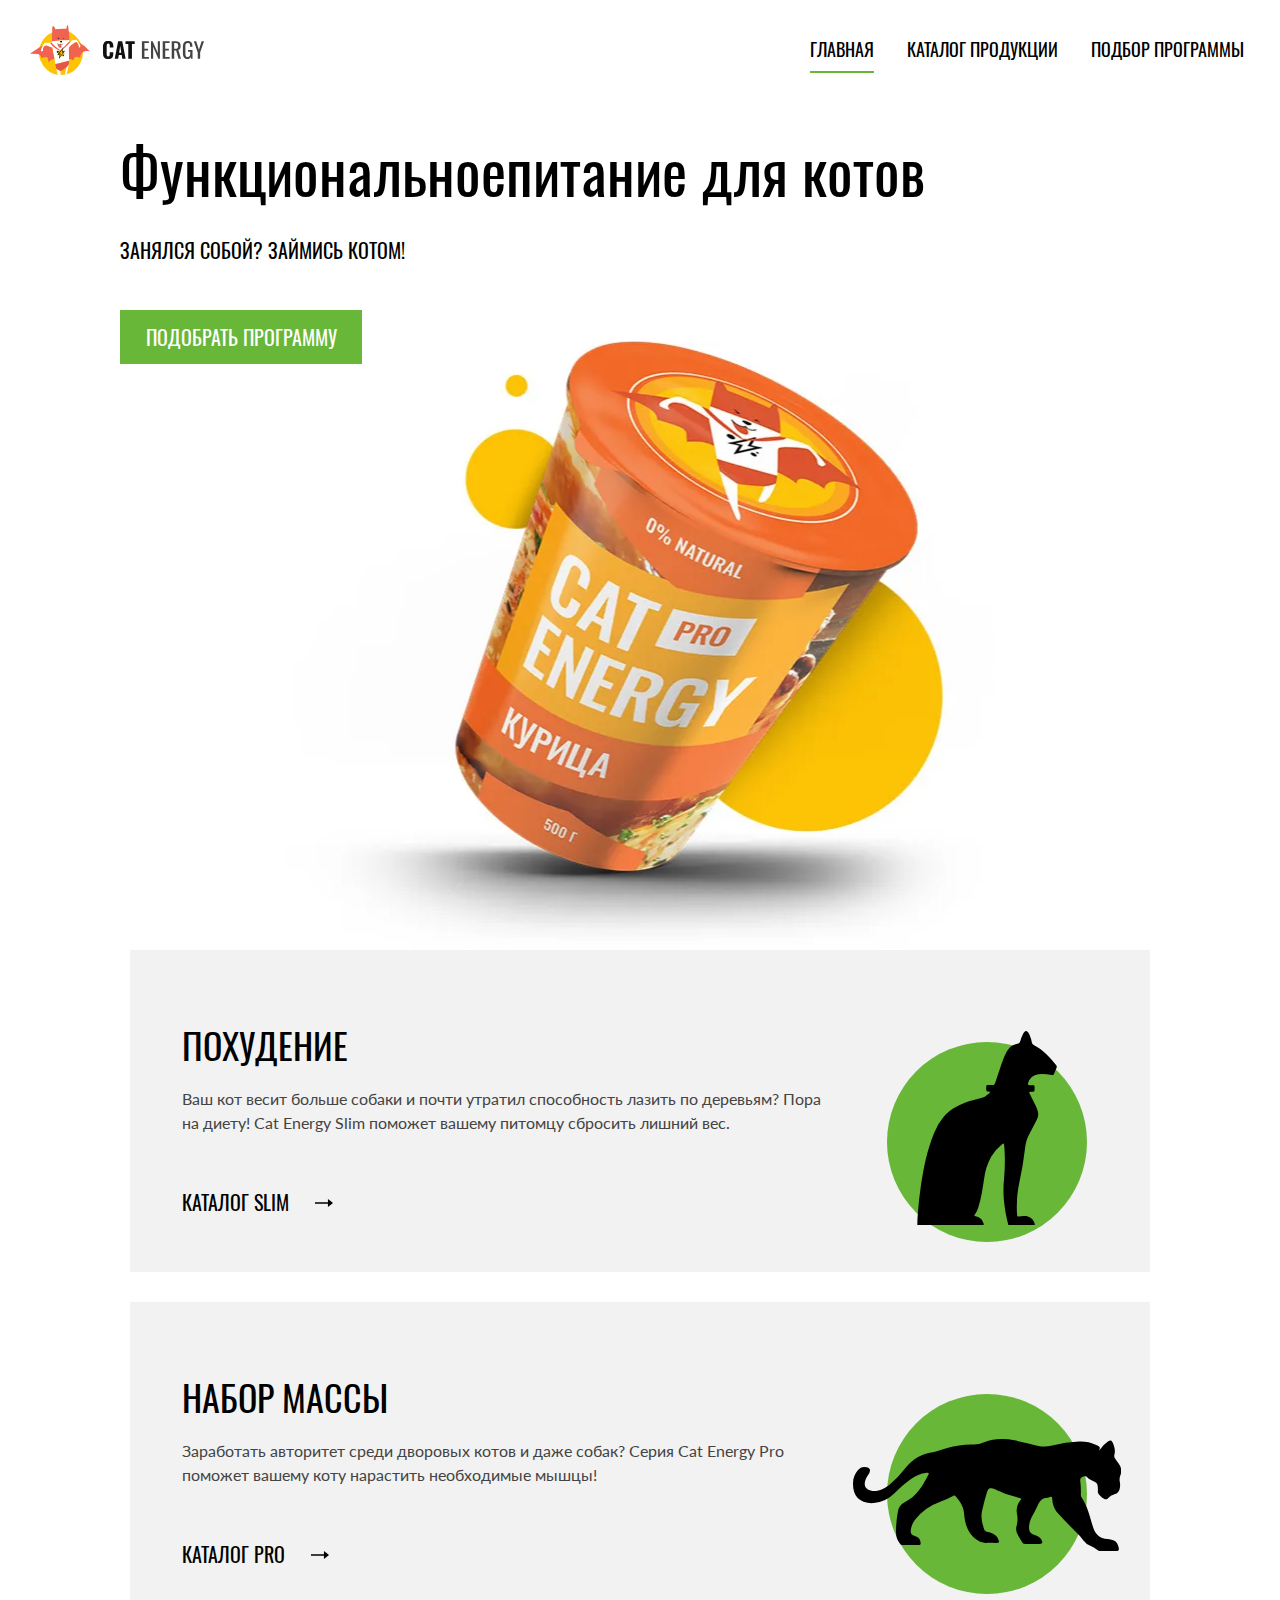
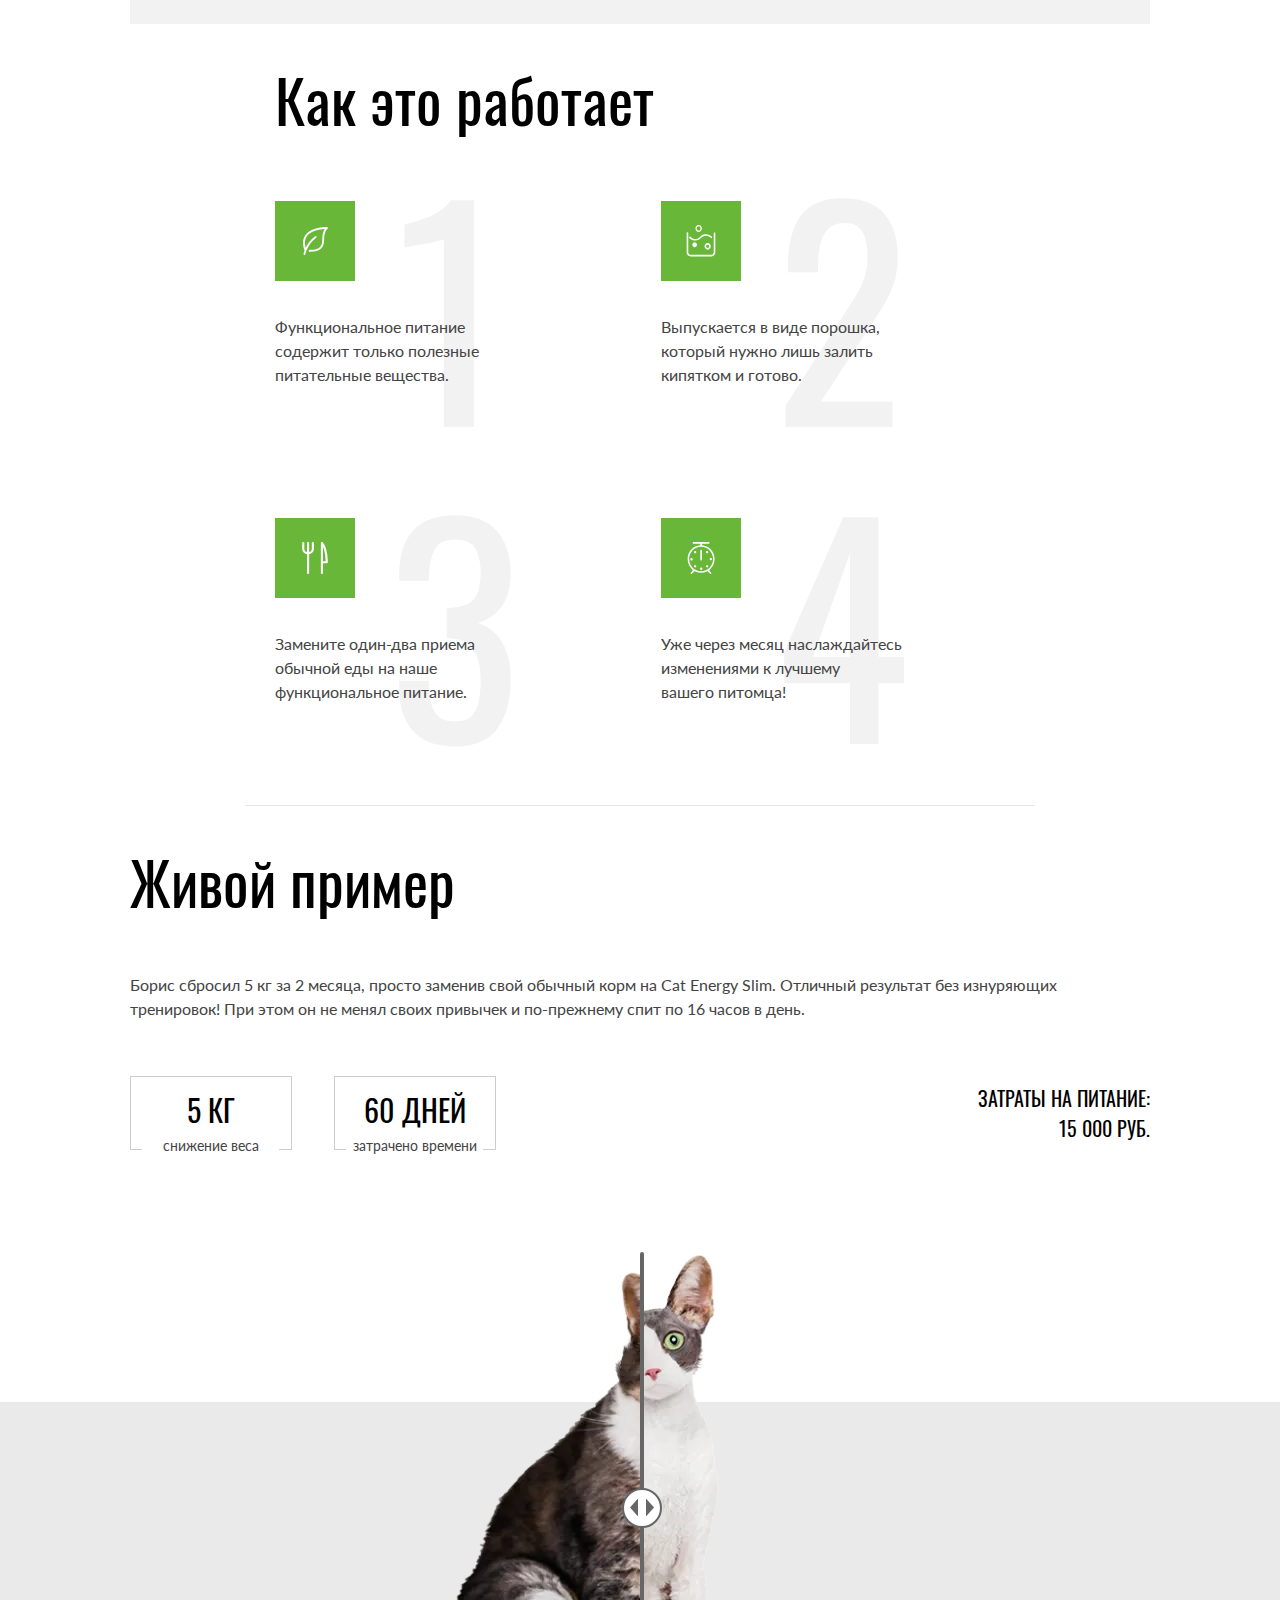
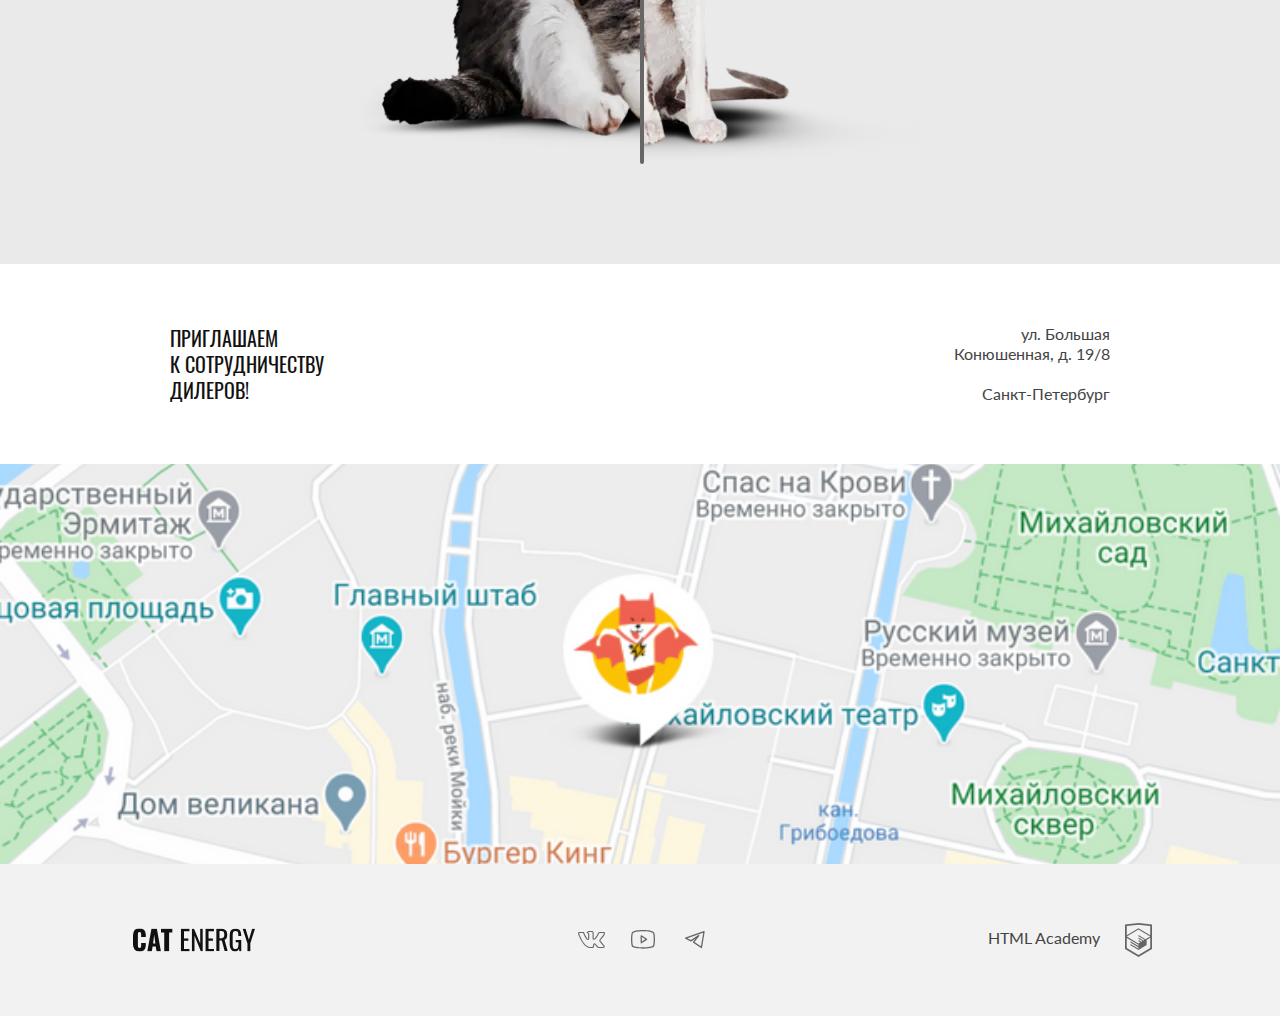
<file: index.html>
<!DOCTYPE html><html class="page" lang="ru"><head><meta charset="UTF-8"><title>Кэт энерджи</title><meta name="viewport" content="width=device-width,initial-scale=1"><link rel="preload" href="styles/styles.css" as="style" crossorigin="anonymous"><link rel="preload" href="fonts/oswald/oswaldregular.woff2" as="font" crossorigin="anonymous"><link rel="preload" href="fonts/lato/Lato-Regular.woff2" as="font" crossorigin="anonymous"><link rel="stylesheet" href="styles/styles.css"><link rel="icon" href="favicon.ico"><link rel="icon" href="favicons/icon.svg" type="image/svg+xml"><link rel="apple-touch-icon" href="favicons/apple.png"><link rel="manifest" href="manifest.webmanifest"><script src="scripts/index.js" defer="defer"></script></head><body class="page__body"><header class="main-header" data-test="header"><div class="main-header__wrapper"><nav class="main-header__navigation navigation navigation--nojs"><div class="navigation__header"><a class="navigation__logo" href="index.html"><picture><source width="202" height="59" type="image/svg+xml" media="(min-width: 1440px)" srcset="images/logo-desktop.svg"><source width="174" height="50" type="image/svg+xml" media="(min-width: 768px)" srcset="images/logo-tablet.svg"><img src="images/logo-mobile-image.svg" width="190" height="38" alt="Кэт энерджи"></picture></a><button class="navigation__toggle" type="button" aria-label="Закрыть меню"><span class="visually-hidden">Открыть меню</span></button></div><ul class="navigation__list"><li class="navigation__item navigation__item--current navigation__item--current-index"><a class="navigation__link" href="index.html">Главная</a></li><li class="navigation__item"><a class="navigation__link" href="catalog.html">Каталог продукции</a></li><li class="navigation__item"><a class="navigation__link" href="modal.html">Подбор программы</a></li></ul></nav></div></header><main class="main-container"><section class="hero" data-test="hero"><div class="hero__wrapper"><h1 class="hero__title">Функциональное<br>питание для котов</h1><p class="hero__subtitle">Занялся собой? Займись котом!</p><picture><source width="552" height="499" type="image/webp" media="(min-width: 1440px)" srcset="images/hero-image-desktop@1x.webp, images/hero-image-desktop@2x.webp 2x"><source width="709" height="609" type="image/webp" media="(min-width: 768px)" srcset="images/hero-image-tablet@1x.webp, images/hero-image-tablet@2x.webp 2x"><source width="280" height="270" type="image/webp" srcset="images/hero-image-mobile@1x.webp, images/hero-image-mobile@2x.webp 2x"><source width="552" height="499" type="image/png" media="(min-width: 1440px)" srcset="images/hero-image-desktop@1x.png, images/hero-image-desktop@2x.png 2x"><source width="709" height="609" type="image/png" media="(min-width: 768px)" srcset="images/hero-image-tablet@1x.png, images/hero-image-tablet@2x.png 2x"><img class="hero__image" src="images/hero-image-mobile@1x.png" srcset="images/hero-image-mobile@2x.png 2x" width="280" height="270" alt="Питание для котов со вкуcом курицы"></picture><a class="hero__button button" href="modal.html">Подобрать программу</a></div></section><section class="programs" data-test="programs"><div class="programs__wrapper"><h2 class="visually-hidden">Выбор программы</h2><ul class="programs__list"><li class="programs__item programs__item--slim"><h3 class="programs__title">Похудение</h3><p class="programs__description">Ваш кот весит больше собаки и почти утратил способность лазить по деревьям? Пора на диету! Cat Energy Slim поможет вашему питомцу сбросить лишний вес.</p><a class="programs__link" href="catalog.html">Каталог slim</a></li><li class="programs__item programs__item--pro"><h3 class="programs__title">Набор массы</h3><p class="programs__description">Заработать авторитет среди дворовых котов и даже собак? Серия Cat Energy Pro поможет вашему коту нарастить необходимые мышцы!</p><a class="programs__link" href="catalog.html">Каталог pro</a></li></ul></div></section><section class="description" data-test="features"><div class="description__wrapper"><h2 class="description__title">Как это работает</h2><ul class="description__list"><li class="description__item description__item--leaf"><p class="description__subtitle">Функциональное питание содержит только полезные питательные вещества.</p><span class="description__number">1</span></li><li class="description__item description__item--powder"><p class="description__subtitle">Выпускается в виде порошка, который нужно лишь залить кипятком и готово.</p><span class="description__number">2</span></li><li class="description__item description__item--eat"><p class="description__subtitle">Замените один-два приема обычной еды на наше функциональное питание.</p><span class="description__number">3</span></li><li class="description__item description__item--weigher"><p class="description__subtitle">Уже через месяц наслаждайтесь изменениями к лучшему<br>вашего питомца!</p><span class="description__number">4</span></li></ul></div></section><section class="example" data-test="proof"><div class="example__wrapper"><div class="example__content"><h2 class="example__title">Живой пример</h2><p class="example__description">Борис сбросил 5 кг за 2 месяца, просто заменив свой обычный корм на Cat Energy Slim. Отличный результат без изнуряющих тренировок! При этом он не менял своих привычек и по-прежнему спит по 16 часов в день.</p><dl class="example__list"><div class="example__item relation"><dt class="relation__title">5 КГ</dt><dd class="relation__subtitle">cнижение веса</dd></div><div class="example__item relation"><dt class="relation__title">60 ДНЕЙ</dt><dd class="relation__subtitle">затрачено времени</dd></div></dl><p class="example__price">Затраты на питание: <span>15 000 РУБ.</span></p></div><div class="example__slider slider"><div class="slider__item slider__item--first"><picture><source width="560" height="512" type="image/webp" media="(min-width: 768px)" srcset="images/cat-before-tablet@1x.webp, images/cat-before-tablet@2x.webp 2x"><source width="280" height="256" type="image/webp" srcset="images/cat-before-mobile@1x.webp, images/cat-before-mobile@2x.webp 2x"><source width="560" height="512" type="image/png" media="(min-width: 768px)" srcset="images/cat-before-tablet@1x.png, images/cat-before-tablet@2x.png 2x"><img src="images/cat-before-mobile@1x.png" srcset="images/cat-before-mobile@2x.png 2x" width="280" height="256" alt="Толстый кот"></picture></div><div class="slider__item slider__item--second"><picture><source width="560" height="512" type="image/webp" media="(min-width: 768px)" srcset="images/cat-after-tablet@1x.webp, images/cat-after-tablet@2x.webp 2x"><source width="280" height="256" type="image/webp" srcset="images/cat-after-mobile@1x.webp, images/cat-after-mobile@2x.webp 2x"><source width="560" height="512" type="image/png" media="(min-width: 768px)" srcset="images/cat-after-tablet@1x.png, images/cat-after-tablet@2x.png 2x"><img src="images/cat-after-mobile@1x.png" srcset="images/cat-after-mobile@2x.png 2x" width="280" height="256" alt="Худой кот"></picture></div><button class="slider__control" type="button"><span class="visually-hidden">Посмотреть изменения кота</span></button></div></div></section><section class="map" data-test="contacts"><div class="map__wrapper"><div class="coop-dealer"><div class="coop-dealer__wrapper"><h2 class="coop-dealer__title">Приглашаем<br>к&nbsp;сотрудничеству<br>дилеров!</h2><address class="coop-dealer__address address"><p class="address__street">ул. Большая<br>Конюшенная, д. 19/8 <span>Санкт-Петербург</span></p></address></div></div><iframe src="https://www.google.com/maps/embed?pb=!1m18!1m12!1m3!1d4782.783150489443!2d30.320978107784327!3d59.93930258872576!2m3!1f0!2f0!3f0!3m2!1i1024!2i768!4f13.1!3m3!1m2!1s0x4696310fca145cc1%3A0x42b32648d8238007!2z0JHQvtC70YzRiNCw0Y8g0JrQvtC90Y7RiNC10L3QvdCw0Y8g0YPQuy4sIDE5LzgsINCh0LDQvdC60YIt0J_QtdGC0LXRgNCx0YPRgNCzLCDQoNC-0YHRgdC40Y8sIDE5MTE4Ng!5e0!3m2!1sru!2sid!4v1735191082630!5m2!1sru!2sid" title="Как добраться" width="320" height="362" style="border:0;" allowfullscreen="" loading="lazy" referrerpolicy="no-referrer-when-downgrade"></iframe><picture><source width="1440" height="400" type="image/png" media="(min-width: 1440px)" srcset="images/map-desktop@1x.png, images/map-desktop@2x.png 2x"><source width="768" height="400" type="image/png" media="(min-width: 768px)" srcset="images/map-tablet@1x.png, images/map-tablet@2x.png 2x"><img src="images/map-mobile@1x.png" srcset="images/map-mobile@2x.png 2x" width="320" height="362" alt="Где нас найти"></picture></div></section></main><footer class="main-footer" data-test="footer"><div class="main-footer__wrapper"><a class="main-footer__link" href="index.html"><img class="main-footer__logo" src="images/footer-logo.svg" width="128" height="24" alt="Кэт энерджи"></a><div class="main-footer__social social"><ul class="social__list"><li class="social__item"><a class="social__link social__link--vk" href="https://vk.com/htmlacademy" aria-label="ВК HTML Academy"><span class="visually-hidden">ВК</span></a></li><li class="social__item"><a class="social__link social__link--youtube" href="https://www.youtube.com/user/htmlacademyru" aria-label="Youtube HTML Academy"><span class="visually-hidden">Youtube</span></a></li><li class="social__item"><a class="social__link social__link--telegram" href="https://t.me/htmlacademy" aria-label="Телеграм HTML Academy"><span class="visually-hidden">Телеграм</span></a></li></ul></div><a class="copyright" href="https://htmlacademy.ru/intensive/adaptive" aria-label="Сайт HTML Academy"><span class="copyright__text">HTML Academy</span></a></div></footer></body></html>
</file>
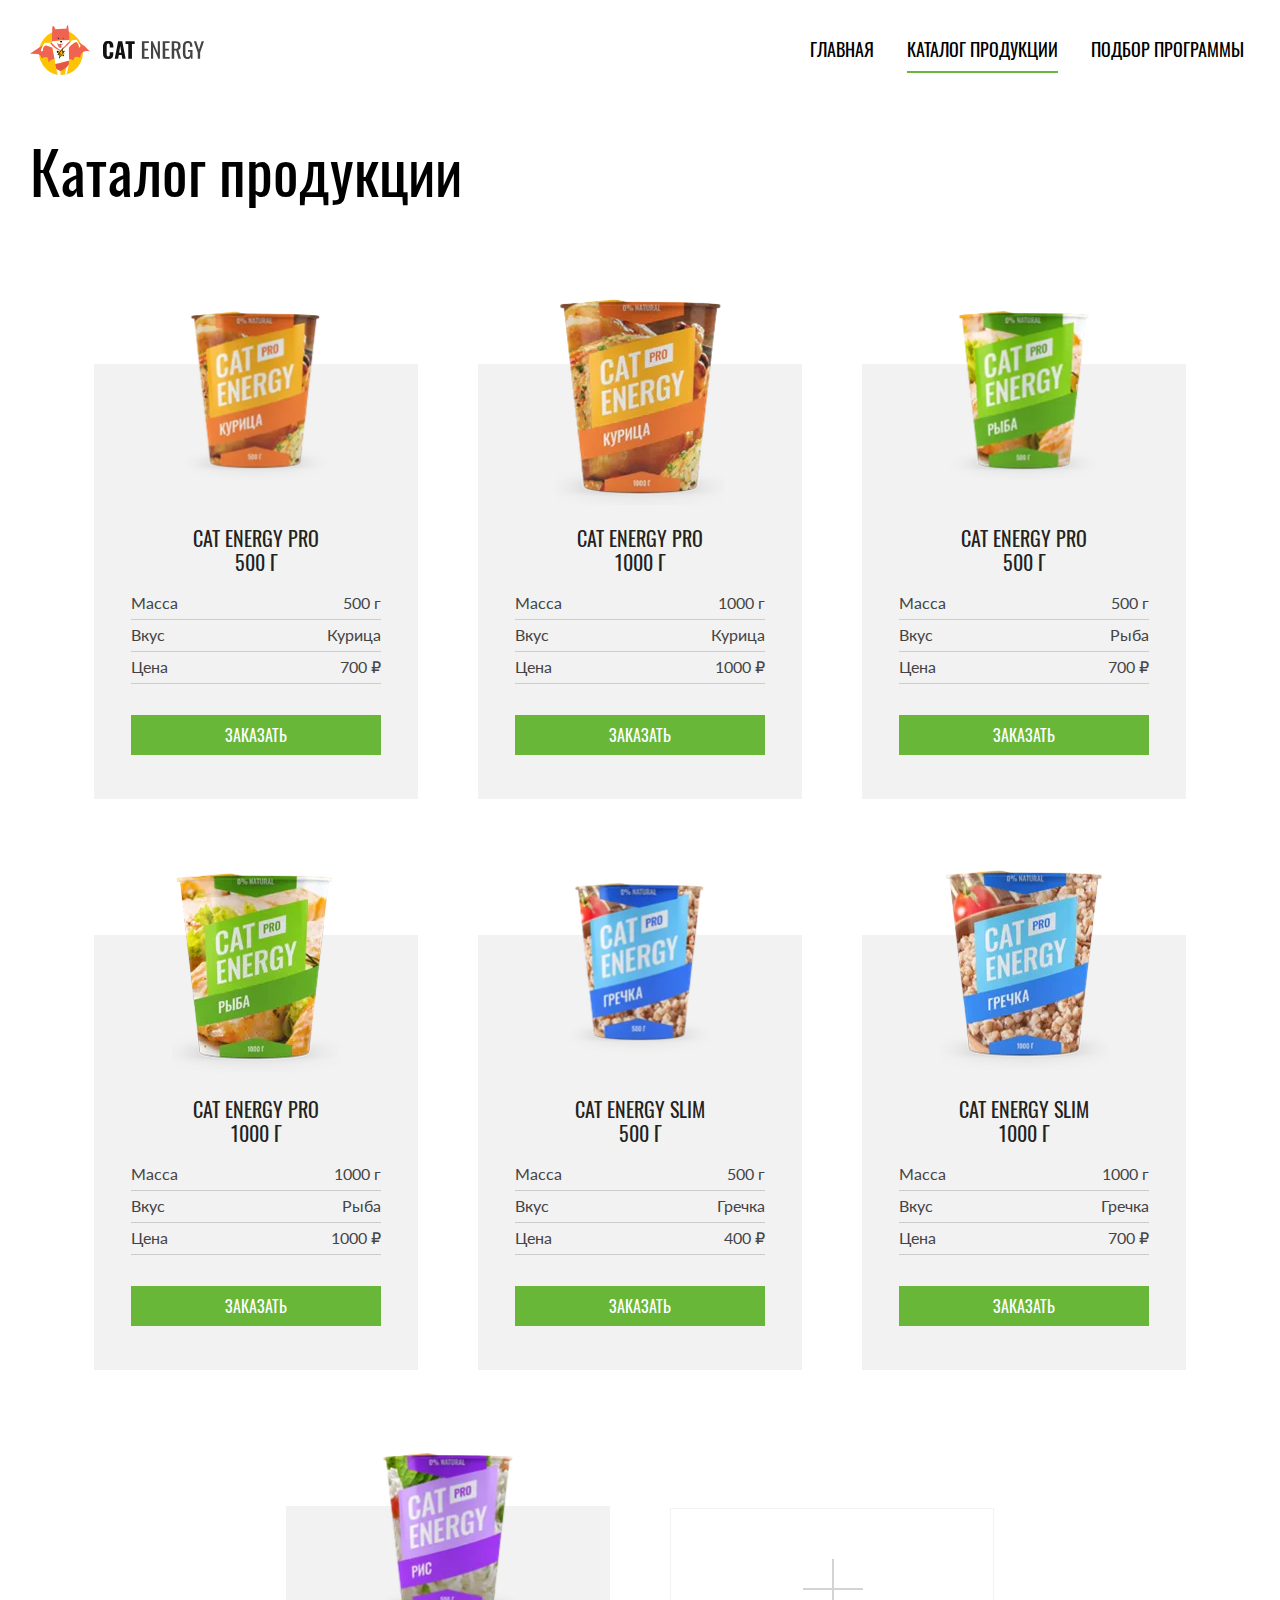
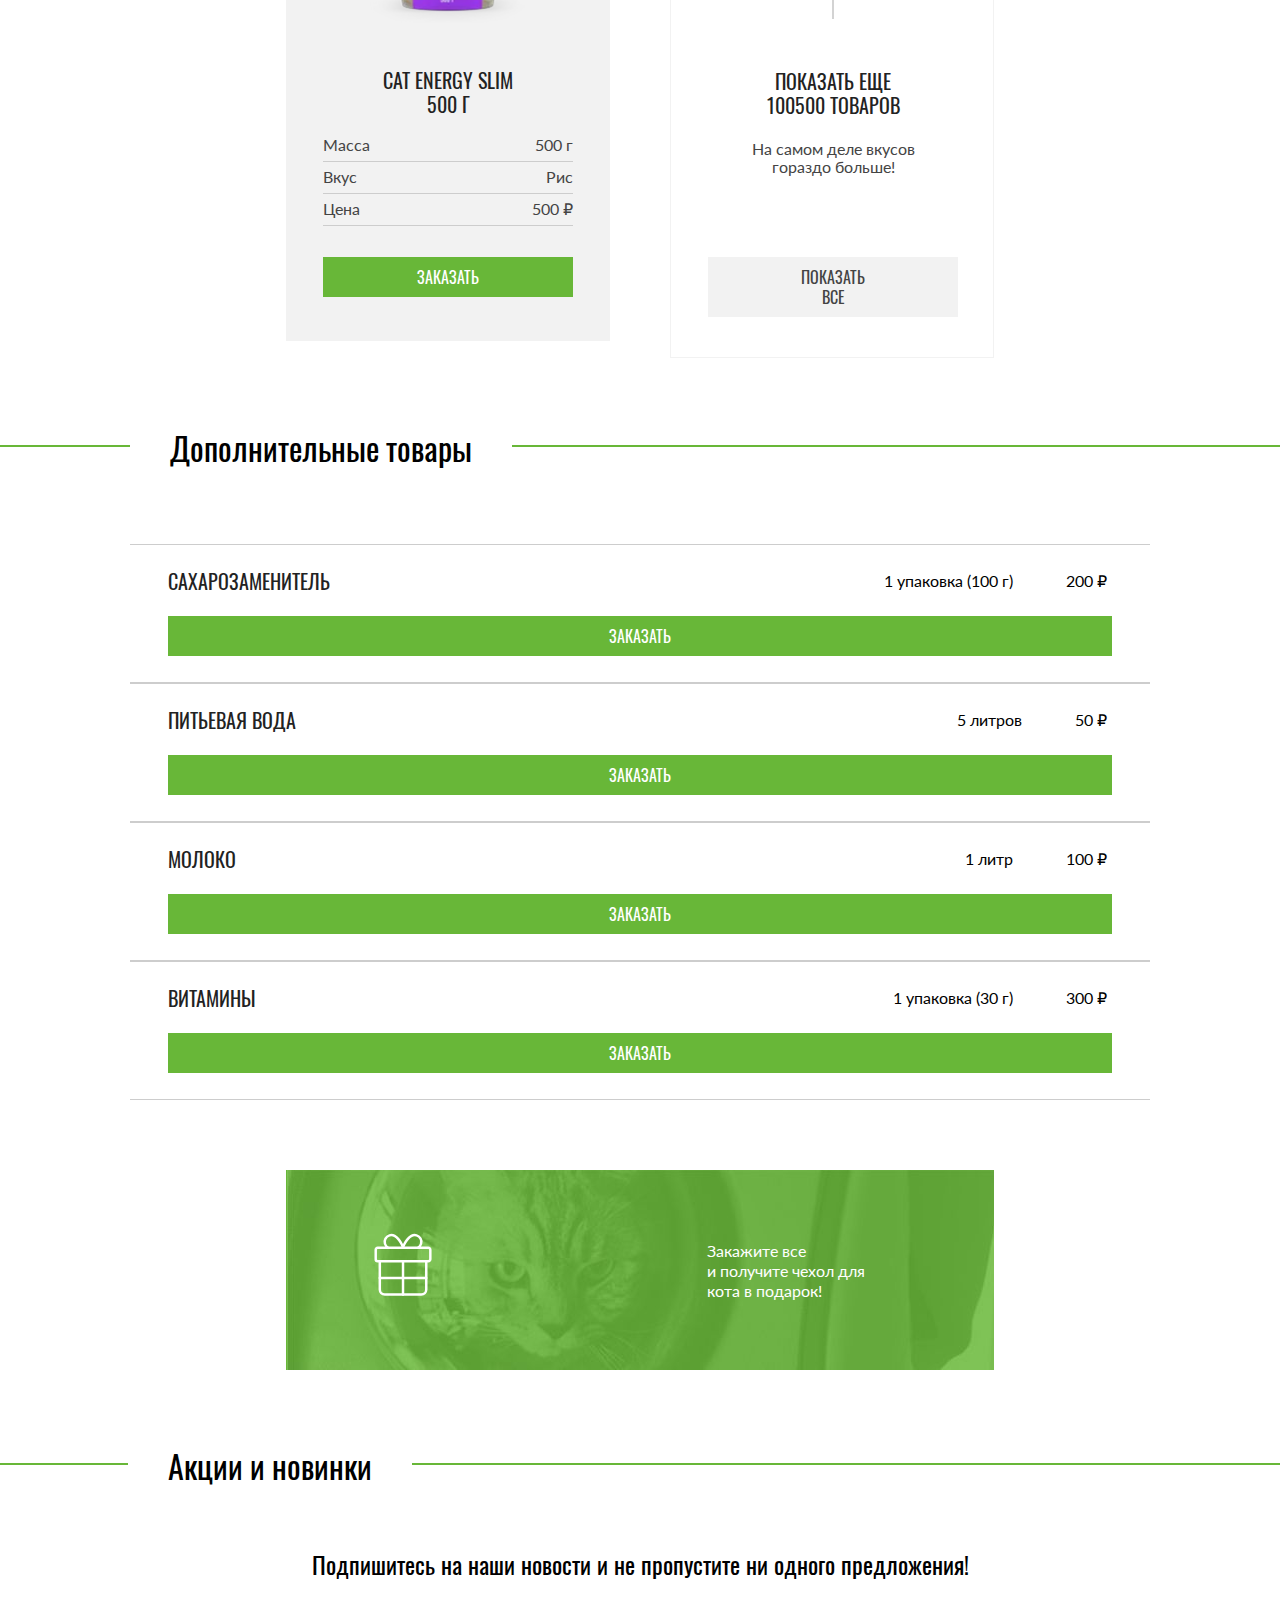
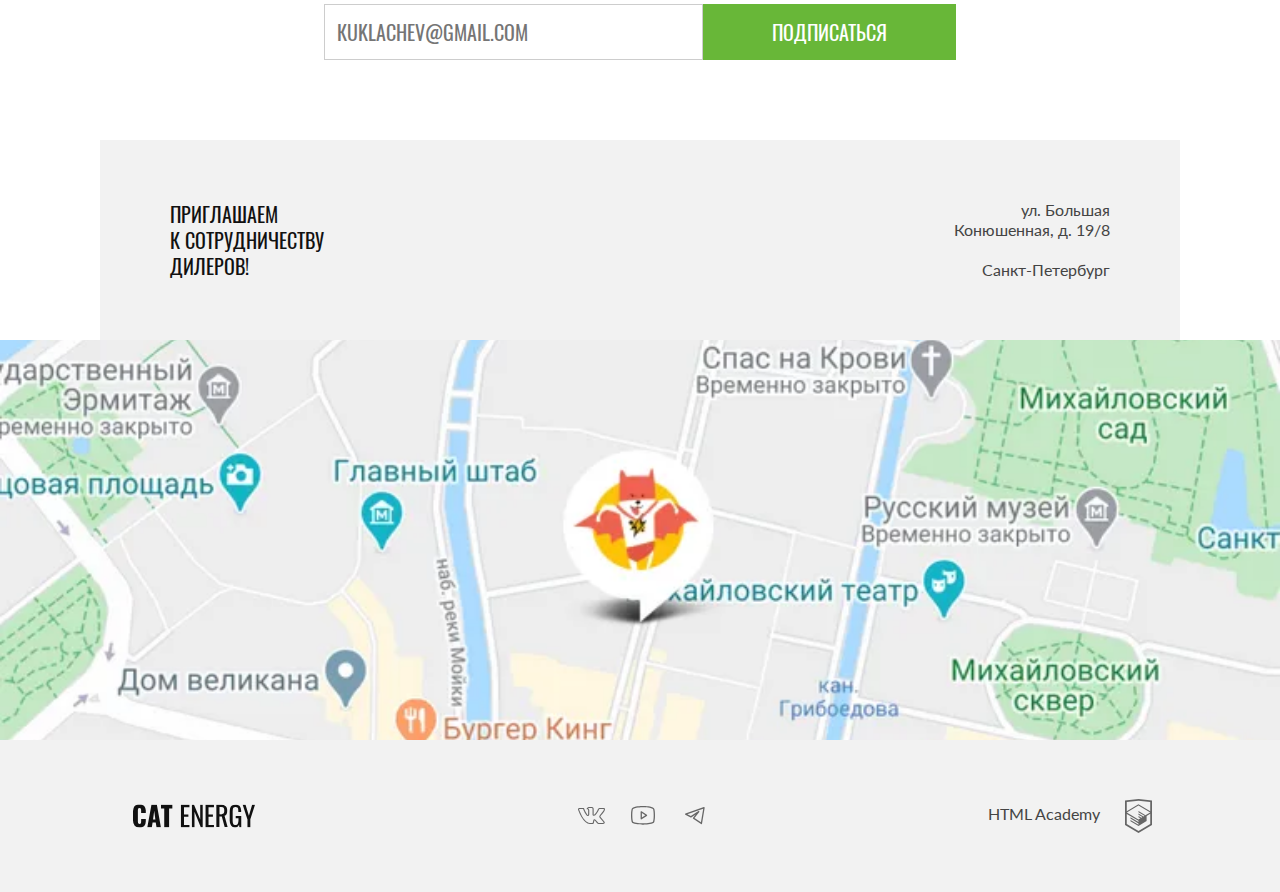
<file: catalog.html>
<!DOCTYPE html><html class="page" lang="ru"><head><meta charset="UTF-8"><title>Каталог</title><meta name="viewport" content="width=device-width,initial-scale=1"><link rel="preload" href="styles/styles.css" as="style" crossorigin="anonymous"><link rel="preload" href="fonts/oswald/oswaldregular.woff2" as="font" crossorigin="anonymous"><link rel="preload" href="fonts/lato/Lato-Regular.woff2" as="font" crossorigin="anonymous"><link rel="stylesheet" href="styles/styles.css"><link rel="icon" href="favicon.ico"><link rel="icon" href="favicons/icon.svg" type="image/svg+xml"><link rel="apple-touch-icon" href="favicons/apple.png"><link rel="manifest" href="manifest.webmanifest"><script src="scripts/index.js" defer="defer"></script></head><body class="page__body"><header class="main-header" data-test="header"><div class="main-header__wrapper"><nav class="main-header__navigation navigation navigation--nojs"><div class="navigation__header"><a class="navigation__logo" href="index.html"><picture><source width="202" height="59" type="image/svg+xml" media="(min-width: 1440px)" srcset="images/logo-desktop.svg"><source width="174" height="50" type="image/svg+xml" media="(min-width: 768px)" srcset="images/logo-tablet.svg"><img src="images/logo-mobile-image.svg" width="190" height="38" alt="Кэт энерджи"></picture></a><button class="navigation__toggle" type="button" aria-label="Закрыть меню"><span class="visually-hidden">Открыть меню</span></button></div><ul class="navigation__list navigation__list--catalog"><li class="navigation__item"><a class="navigation__link" href="index.html">Главная</a></li><li class="navigation__item navigation__item--current"><a class="navigation__link" href="catalog.html">Каталог продукции</a></li><li class="navigation__item"><a class="navigation__link" href="modal.html">Подбор программы</a></li></ul></nav></div></header><main class="catalog-container"><section class="catalog" data-test="catalog"><div class="catalog__wrapper"><h1 class="catalog__title">Каталог продукции</h1><ul class="catalog__list"><li class="catalog__item card"><div class="card__content"><a class="card__link" href="#"><picture><source width="161" height="172" type="image/webp" media="(min-width: 768px)" srcset="images/chiken-500-tablet@1x.webp, images/chiken-500-tablet@2x.webp 2x"><source width="68" height="86" type="image/webp" srcset="images/chiken-500-mobile@1x.webp, images/chiken-500-mobile@2x.webp 2x"><source width="161" height="172" type="image/png" media="(min-width: 768px)" srcset="images/chiken-500-tablet@1x.png, images/chiken-500-tablet@2x.png 2x"><img src="images/chiken-500-mobile@1x.png" srcset="images/chiken-500-mobile@2x.png 2x" width="68" height="86" alt="Питание с курицей 500гр."></picture></a><div class="card__text"><h2 class="card__title">Cat Energy PRO 500 г</h2><dl class="card__descriptions compound"><div class="compound__item"><dt class="compound__term">Масса</dt><dd class="compound__definition">500 г</dd></div><div class="compound__item"><dt class="compound__term">Вкус</dt><dd class="compound__definition">Курица</dd></div><div class="compound__item"><dt class="compound__term">Цена</dt><dd class="compound__definition">700 ₽</dd></div></dl></div></div><a class="card__button button" href="#">Заказать</a></li><li class="catalog__item card"><div class="card__content"><a class="card__link" href="#"><picture><source width="172" height="196" type="image/webp" media="(min-width: 1440px)" srcset="images/chiken-1000-desktop@1x.webp, images/chiken-1000-desktop@2x.webp 2x"><source width="168" height="206" type="image/webp" media="(min-width: 768px)" srcset="images/chiken-1000-tablet@1x.webp, images/chiken-1000-tablet@2x.webp 2x"><source width="84" height="100" type="image/webp" srcset="images/chiken-1000-mobile@1x.webp, images/chiken-1000-mobile@2x.webp 2x"><source width="172" height="196" type="image/png" media="(min-width: 1440px)" srcset="images/chiken-1000-desktop@1x.png, images/chiken-1000-desktop@2x.png 2x"><source width="168" height="206" type="image/png" media="(min-width: 768px)" srcset="images/chiken-1000-tablet@1x.png, images/chiken-1000-tablet@2x.png 2x"><img src="images/chiken-1000-mobile@1x.png" srcset="images/chiken-1000-mobile@2x.png 2x" width="84" height="100" alt="Питание с курицей 1000гр."></picture></a><div class="card__text"><h2 class="card__title">Cat Energy PRO 1000 г</h2><dl class="card__descriptions compound"><div class="compound__item"><dt class="compound__term">Масса</dt><dd class="compound__definition">1000 г</dd></div><div class="compound__item"><dt class="compound__term">Вкус</dt><dd class="compound__definition">Курица</dd></div><div class="compound__item"><dt class="compound__term">Цена</dt><dd class="compound__definition">1000 ₽</dd></div></dl></div></div><a class="card__button button" href="#">Заказать</a></li><li class="catalog__item card"><div class="card__content"><a class="card__link" href="#"><picture><source width="163" height="174" type="image/webp" media="(min-width: 768px)" srcset="images/fish-500-tablet@1x.webp, images/fish-500-tablet@2x.webp 2x"><source width="68" height="78" type="image/webp" srcset="images/fish-500-mobile@1x.webp, images/fish-500-mobile@2x.webp 2x"><source width="163" height="174" type="image/png" media="(min-width: 768px)" srcset="images/fish-500-tablet@1x.png, images/fish-500-tablet@2x.png 2x"><img src="images/fish-500-mobile@1x.png" srcset="images/fish-500-mobile@2x.png 2x" width="68" height="78" alt="Питание с рыбой 500гр."></picture></a><div class="card__text"><h2 class="card__title">Cat Energy PRO 500 г</h2><dl class="card__descriptions compound"><div class="compound__item"><dt class="compound__term">Масса</dt><dd class="compound__definition">500 г</dd></div><div class="compound__item"><dt class="compound__term">Вкус</dt><dd class="compound__definition">Рыба</dd></div><div class="compound__item"><dt class="compound__term">Цена</dt><dd class="compound__definition">700 ₽</dd></div></dl></div></div><a class="card__button button" href="#">Заказать</a></li><li class="catalog__item card"><div class="card__content"><a class="card__link" href="#"><picture><source width="172" height="196" type="image/webp" media="(min-width: 1440px)" srcset="images/fish-1000-desktop@1x.webp, images/fish-1000-desktop@2x.webp 2x"><source width="168" height="206" type="image/webp" media="(min-width: 768px)" srcset="images/fish-1000-tablet@1x.webp, images/fish-1000-tablet@2x.webp 2x"><source width="84" height="100" type="image/webp" srcset="images/fish-1000-mobile@1x.webp, images/fish-1000-mobile@2x.webp 2x"><source width="172" height="196" type="image/png" media="(min-width: 1440px)" srcset="images/fish-1000-desktop@1x.png, images/fish-1000-desktop@2x.png 2x"><source width="168" height="200" type="image/png" media="(min-width: 768px)" srcset="images/fish-1000-tablet@1x.png, images/fish-1000-tablet@2x.png 2x"><img src="images/fish-1000-mobile@1x.png" srcset="images/fish-1000-mobile@2x.png 2x" width="84" height="100" alt="Питание с рыбой 1000гр."></picture></a><div class="card__text"><h2 class="card__title">Cat Energy PRO 1000 г</h2><dl class="card__descriptions compound"><div class="compound__item"><dt class="compound__term">Масса</dt><dd class="compound__definition">1000 г</dd></div><div class="compound__item"><dt class="compound__term">Вкус</dt><dd class="compound__definition">Рыба</dd></div><div class="compound__item"><dt class="compound__term">Цена</dt><dd class="compound__definition">1000 ₽</dd></div></dl></div></div><a class="card__button button" href="#">Заказать</a></li><li class="catalog__item card"><div class="card__content"><a class="card__link" href="#"><picture><source width="161" height="171" type="image/webp" media="(min-width: 768px)" srcset="images/buckwheat-500-tablet@1x.webp, images/buckwheat-500-tablet@2x.webp 2x"><source width="68" height="86" type="image/webp" srcset="images/buckwheat-500-mobile@1x.webp, images/buckwheat-500-mobile@2x.webp 2x"><source width="161" height="171" type="image/png" media="(min-width: 768px)" srcset="images/buckwheat-500-tablet@1x.png, images/buckwheat-500-tablet@2x.png 2x"><img src="images/buckwheat-500-mobile@1x.png" srcset="images/buckwheat-500-mobile@2x.png 2x" width="68" height="86" alt="Питание с гречкой 500гр."></picture></a><div class="card__text"><h2 class="card__title">Cat Energy SLIM 500 г</h2><dl class="card__descriptions compound"><div class="compound__item"><dt class="compound__term">Масса</dt><dd class="compound__definition">500 г</dd></div><div class="compound__item"><dt class="compound__term">Вкус</dt><dd class="compound__definition">Гречка</dd></div><div class="compound__item"><dt class="compound__term">Цена</dt><dd class="compound__definition">400 ₽</dd></div></dl></div></div><a class="card__button button" href="#">Заказать</a></li><li class="catalog__item card"><div class="card__content"><a class="card__link" href="#"><picture><source width="172" height="196" type="image/webp" media="(min-width: 1440px)" srcset="images/buckwheat-1000-desktop@1x.webp, images/buckwheat-1000-desktop@2x.webp 2x"><source width="168" height="200" type="image/webp" media="(min-width: 768px)" srcset="images/buckwheat-1000-tablet@1x.webp, images/buckwheat-1000-tablet@2x.webp 2x"><source width="84" height="100" type="image/webp" srcset="images/buckwheat-1000-mobile@1x.webp, images/buckwheat-1000-mobile@2x.webp 2x"><source width="172" height="196" type="image/png" media="(min-width: 1440px)" srcset="images/buckwheat-1000-desktop@1x.png, images/buckwheat-1000-desktop@2x.png 2x"><source width="168" height="200" type="image/png" media="(min-width: 768px)" srcset="images/buckwheat-1000-tablet@1x.png, images/buckwheat-1000-tablet@2x.png 2x"><img src="images/buckwheat-1000-mobile@1x.png" srcset="images/buckwheat-1000-mobile@2x.png 2x" width="84" height="100" alt="Питание с гречкой 1000гр."></picture></a><div class="card__text"><h2 class="card__title">Cat Energy SLIM 1000 г</h2><dl class="card__descriptions compound"><div class="compound__item"><dt class="compound__term">Масса</dt><dd class="compound__definition">1000 г</dd></div><div class="compound__item"><dt class="compound__term">Вкус</dt><dd class="compound__definition">Гречка</dd></div><div class="compound__item"><dt class="compound__term">Цена</dt><dd class="compound__definition">700 ₽</dd></div></dl></div></div><a class="card__button button" href="#">Заказать</a></li><li class="catalog__item card"><div class="card__content"><a class="card__link" href="#"><picture><source width="163" height="174" type="image/webp" media="(min-width: 768px)" srcset="images/rice-500-tablet@1x.webp, images/rice-500-tablet@2x.webp 2x"><source width="72" height="84" type="image/webp" srcset="images/rice-500-mobile@1x.webp, images/rice-500-mobile@2x.webp 2x"><source width="163" height="174" type="image/png" media="(min-width: 768px)" srcset="images/rice-500-tablet@1x.png, images/rice-500-tablet@2x.png 2x"><img src="images/rice-500-mobile@1x.png" srcset="images/rice-500-mobile@2x.png 2x" width="72" height="84" alt="Питание с рисом 500гр."></picture></a><div class="card__text"><h2 class="card__title">Cat Energy SLIM 500 г</h2><dl class="card__descriptions compound"><div class="compound__item"><dt class="compound__term">Масса</dt><dd class="compound__definition">500 г</dd></div><div class="compound__item"><dt class="compound__term">Вкус</dt><dd class="compound__definition">Рис</dd></div><div class="compound__item"><dt class="compound__term">Цена</dt><dd class="compound__definition">500 ₽</dd></div></dl></div></div><a class="card__button button" href="#">Заказать</a></li><li class="catalog__item catalog__item--more card"><span class="visually-hidden">Посмотреть все товары</span><div class="card__text card__text--more"><h2 class="card__title">Показать еще 100500 товаров</h2><p class="card__subtitle">На самом деле вкусов гораздо больше!</p><a class="button button--to-all" href="#">Показать все</a></div></li></ul></div></section><section class="catalog-extra" data-test="additional"><div class="catalog-extra__wrapper"><h2 class="catalog-extra__title">Дополнительные товары</h2><ul class="catalog-extra__list"><li class="catalog-extra__item extra-card"><div class="extra-card__content"><h3 class="extra-card__title">Сахарозаменитель</h3><dl class="extra-card__description card-description"><dt class="card-description__term">1 упаковка (100 г)</dt><dd class="card-description__definition">200 ₽</dd></dl></div><a class="extra-card__button button" href="#">Заказать</a></li><li class="catalog-extra__item extra-card"><div class="extra-card__content"><h3 class="extra-card__title">Питьевая вода</h3><dl class="extra-card__description card-description"><dt class="card-description__term">5 литров</dt><dd class="card-description__definition">50 ₽</dd></dl></div><a class="extra-card__button button" href="#">Заказать</a></li><li class="catalog-extra__item extra-card"><div class="extra-card__content"><h3 class="extra-card__title">Молоко</h3><dl class="extra-card__description card-description"><dt class="card-description__term">1 литр</dt><dd class="card-description__definition">100 ₽</dd></dl></div><a class="extra-card__button button" href="#">Заказать</a></li><li class="catalog-extra__item extra-card"><div class="extra-card__content"><h3 class="extra-card__title">Витамины</h3><dl class="extra-card__description card-description"><dt class="card-description__term">1 упаковка (30 г)</dt><dd class="card-description__definition">300 ₽</dd></dl></div><a class="extra-card__button button" href="#">Заказать</a></li></ul><div class="gift"><div class="gift__wrapper"><p class="gift__title">Закажите все<br>и получите чехол для кота в подарок!</p></div></div></div></section><section class="subscription"><div class="subscription__wrapper"><h2 class="subscription__title">Акции и новинки</h2><p class="subscription__description">Подпишитесь на наши новости и не пропустите ни одного предложения!</p><form class="subscription__form" action="https://echo.htmlacademy.ru/" method="post"><label class="visually-hidden" for="subscription-email">Email</label> <input class="field" type="email" name="subscription-email" id="subscription-email" placeholder="кuklachev@gmail.com" required> <button class="subscription__button button" type="submit">Подписаться</button></form></div></section><section class="map" data-test="contacts"><div class="map__wrapper"><div class="coop-dealer"><div class="coop-dealer__wrapper coop-dealer__wrapper--catalog"><h2 class="coop-dealer__title">Приглашаем<br>к&nbsp;сотрудничеству<br>дилеров!</h2><address class="coop-dealer__address address"><p class="address__street">ул. Большая<br>Конюшенная, д. 19/8 <span>Санкт-Петербург</span></p></address></div></div><iframe src="https://www.google.com/maps/embed?pb=!1m18!1m12!1m3!1d4782.783150489443!2d30.320978107784327!3d59.93930258872576!2m3!1f0!2f0!3f0!3m2!1i1024!2i768!4f13.1!3m3!1m2!1s0x4696310fca145cc1%3A0x42b32648d8238007!2z0JHQvtC70YzRiNCw0Y8g0JrQvtC90Y7RiNC10L3QvdCw0Y8g0YPQuy4sIDE5LzgsINCh0LDQvdC60YIt0J_QtdGC0LXRgNCx0YPRgNCzLCDQoNC-0YHRgdC40Y8sIDE5MTE4Ng!5e0!3m2!1sru!2sid!4v1735191082630!5m2!1sru!2sid" title="Как добраться" width="320" height="362" style="border:0;" allowfullscreen="" loading="lazy" referrerpolicy="no-referrer-when-downgrade"></iframe><picture><source width="1440" height="400" type="image/webp" media="(min-width: 1440px)" srcset="images/map-desktop@1x.webp, images/map-desktop@2x.webp 2x"><source width="768" height="400" type="image/webp" media="(min-width: 768px)" srcset="images/map-tablet@1x.webp, images/map-tablet@2x.webp 2x"><source width="320" height="362" type="image/webp" srcset="images/map-mobile@1x.webp, images/map-mobile@2x.webp 2x"><source width="1440" height="400" type="image/png" media="(min-width: 1440px)" srcset="images/map-desktop@1x.png, images/map-desktop@2x.png 2x"><source width="768" height="400" type="image/png" media="(min-width: 768px)" srcset="images/map-tablet@1x.png, images/map-tablet@2x.png 2x"><img src="images/map-mobile@1x.png" srcset="images/map-mobile@2x.png 2x" width="320" height="362" alt="Где нас найти"></picture></div></section></main><footer class="main-footer" data-test="footer"><div class="main-footer__wrapper"><a class="main-footer__link" href="index.html"><img class="main-footer__logo" src="images/footer-logo.svg" width="128" height="24" alt="Кэт энерджи"></a><div class="main-footer__social social"><ul class="social__list"><li class="social__item"><a class="social__link social__link--vk" href="https://vk.com/htmlacademy"><span class="visually-hidden">ВК</span></a></li><li class="social__item"><a class="social__link social__link--youtube" href="https://www.youtube.com/user/htmlacademyru"><span class="visually-hidden">Youtube</span></a></li><li class="social__item"><a class="social__link social__link--telegram" href="https://t.me/htmlacademy"><span class="visually-hidden">Телеграм</span></a></li></ul></div><a class="copyright" href="https://htmlacademy.ru/intensive/adaptive"><span>HTML Academy</span></a></div></footer></body></html>
</file>
<file: styles/styles.css>
@font-face{font-family:Lato;font-weight:400;font-style:normal;src:url(../fonts/lato/Lato-Regular.woff2)format("woff2");font-display:swap}@font-face{font-family:Oswald;font-weight:400;font-style:normal;src:url(../fonts/oswald/oswaldregular.woff2)format("woff2");font-display:swap}*,:before,:after{box-sizing:border-box}html{height:100%}body{color:#000;background-color:#fff;flex-direction:column;min-height:100%;font-family:Oswald,arial,sans-serif;font-size:16px;font-weight:400;line-height:24px;display:flex}img{object-fit:contain;max-width:100%;display:block}.visually-hidden{clip:rect(0 0 0 0);border:0;width:1px;height:1px;margin:-1px;padding:0;position:absolute;overflow:hidden}.page__body{min-width:320px;margin:0;padding:0}.main-container{flex-grow:1}.button{box-sizing:border-box;color:#fff;text-align:center;text-transform:uppercase;background-color:#68b738;line-height:20px;text-decoration:none;transition:all .6s;display:inline-block}.button:hover{background-color:#5eaa2f}.button:active{color:#ffffff4d;background-color:#5eaa2f}.button--to-all{color:#444;background-color:#f2f2f2;padding:10px 95px;display:block}@media (width>=768px){.button--to-all{padding:10px 80px}}@media (width>=1440px){.button--to-all{padding:10px 39px}}.button--to-all:hover{background-color:#ebebeb}.button--to-all:active{color:#444;background-color:#ebebeb}.main-header__wrapper{border-bottom:1px solid #d9d9d9;min-width:320px}@media (width>=768px){.main-header__wrapper{border-bottom:none;min-width:704px;padding:25px 34px 0 30px}.main-header__navigation{align-items:flex-start;min-width:704px;max-width:1220px;margin:auto;display:flex}}@media (width>=1440px){.main-header__wrapper{margin:0 auto;padding:55px 110px 0}.main-header__navigation{width:1220px}}.navigation{position:relative}.navigation__header{padding:13px 20px 14px}.navigation__logo{width:190px;height:38px;transition:all .5s;display:block}.navigation__logo:hover{opacity:.8}.navigation__logo:active{opacity:.6}.navigation__list{margin:0;padding:0;list-style:none;position:relative}.navigation__link{color:inherit;text-align:center;text-transform:uppercase;border-top:1px solid #e6e6e6;padding:22px 10px 24px;font-size:20px;line-height:20px;text-decoration:none;transition:all .5s;display:block}.navigation__link:hover{opacity:.6}.navigation__link:active{opacity:.3}.navigation__toggle{cursor:pointer;background-color:#fff;background-image:url(../icons/stack.svg#burger-menu);background-repeat:no-repeat;background-size:24px 24px;border:none;width:24px;height:24px;display:block;position:absolute;top:20px;right:20px}.navigation__toggle:hover{opacity:.8}.navigation__toggle:active{opacity:.6}.navigation--nojs .navigation__toggle{display:none}.navigation--nojs .navigation__item{display:block}@media (width<=767px){.navigation__item{display:none}.navigation--open .navigation__list{background-color:#fff;width:100%;position:absolute;top:65px;left:0}.navigation--open .navigation__item{display:block}.navigation--open .navigation__toggle{background-image:url(../icons/stack.svg#menu-close)}}@media (width>=768px){.navigation__header{margin-right:15px;padding:0}.navigation__logo{width:174px;height:50px}.navigation__list{flex-wrap:wrap;min-width:436px;margin-left:auto;display:flex}.navigation__item{padding:12px 0}.navigation__item--current{position:relative}.navigation__item--current:before{content:"";z-index:1;background-color:#68b738;height:2px;display:block;position:absolute;bottom:0;left:0;right:0}.navigation__link{border-top:0 solid #e6e6e6;padding:0;font-size:18px;line-height:24px}.navigation__item:not(:last-child){margin-right:33px}.navigation__toggle{display:none}}@media (width>=1440px){.navigation__logo{width:202px;height:59px}.navigation__list{color:#fff;z-index:1;max-width:550px}.navigation__list--catalog{color:#000}.navigation__item{padding:15px 0}.navigation__item:not(:last-child){margin-right:35px}.navigation__item--current:before{bottom:5px}.navigation__item--current-index:before{background-color:#fff}.navigation__link{font-size:20px;line-height:30px}}.hero{color:#fff;text-align:center;background:linear-gradient(#65a83d,#62a53a 63.3%,#fff 63.3%)}.hero__wrapper{background-image:url(../images/background-image-mobile@1x.jpg),linear-gradient(#65a83d,#62a53a 100%,#fff);background-position:top;background-repeat:no-repeat;background-size:320px 302px;min-width:320px}@media (resolution>=2dppx){.hero__wrapper{background-image:url(../images/background-image-mobile@1x.jpg),linear-gradient(#65a83d,#62a53a 100%,#fff)}}.hero__title{font-weight:inherit;margin:0;padding:27px 35px 25px;font-size:36px;line-height:36px;display:block}.hero__subtitle{text-transform:uppercase;margin:0 0 29px;padding:0;font-size:14px;line-height:14px}.hero__button{padding:10px 63px;font-size:16px;line-height:20px}.hero__image{margin:0 auto}@media (width>=768px){.hero{color:#000;background:0 0}.hero__wrapper{background-image:none;min-width:768px;min-height:875px;margin:auto;padding:65px 71px 527px 120px;position:relative}.hero__title{text-align:left;margin-bottom:40px;padding:0;font-size:60px;line-height:60px}.hero__title br{display:none}.hero__subtitle{text-align:left;margin-bottom:50px;padding:0;font-size:20px;line-height:20px}.hero__button{z-index:2;width:242px;padding:14px 24px;font-size:20px;line-height:26px;display:block;position:relative}.hero__image{position:absolute;bottom:0;left:50%;transform:translate(-50%)}}@media (width>=1440px){.hero:before{content:"";z-index:-1;background:linear-gradient(90deg,#0000 0 50%,#65a83d 50%,#62a53a);width:100%;height:694px;display:block;position:absolute;top:0;right:0}.hero:after{content:"";background-image:url(../images/background-image-desktop@1x.jpg);background-position:0;background-repeat:no-repeat;background-size:1040px 694px;width:50%;height:694px;display:block;position:absolute;top:0;right:0}}@media (width>=1440px) and (resolution>=2dppx){.hero:after{background-image:url(../images/background-image-desktop@2x.jpg)}}@media (width>=1440px){.hero__wrapper{width:1440px;min-height:580px;padding:110px 0 0 190px;position:relative}.hero__title{width:450px;padding:0}.hero__title br{display:block}.hero__subtitle{width:450px;padding-left:0}.hero__button{width:245px;padding:14px 24px}.hero__image{z-index:1;position:absolute;top:29px;left:58%}}.programs__wrapper{min-width:280px;max-width:675px;margin:auto;padding:20px}.programs__list{margin:0;padding:0;list-style:none}.programs__item{background-color:#f2f2f2;margin-bottom:auto;padding:30px 33px 18px 20px;list-style:none;position:relative}.programs__item:not(:last-child){margin-bottom:20px}.programs__item:before{content:"";background-color:#68b738;border-radius:50%;width:50px;height:50px;display:block;position:absolute;top:23px;left:20px}.programs__item--slim:after{content:"";background-image:url(../icons/stack.svg#cat-slim);background-repeat:no-repeat;background-size:36px 50px;width:36px;height:50px;display:block;position:absolute;top:21px;left:27px}.programs__item--pro:after{content:"";background-image:url(../icons/stack.svg#cat-pro);background-repeat:no-repeat;background-size:67px 50px;width:67px;height:50px;display:block;position:absolute;top:22px;left:12px}.programs__title{text-align:center;text-transform:uppercase;margin:0 0 29px;padding:0 0 0 23px;font-size:24px;font-weight:400;line-height:37px}.programs__item--pro .programs__title{padding-left:52px}.programs__description{color:#444;margin:0 0 38px;padding:0;font-family:Lato,arial,sans-serif;font-size:14px;line-height:18px;position:relative}.programs__description:before{content:"";background-color:#d9d9d9;width:100%;height:1px;display:block;position:absolute;bottom:-23px}.programs__link{color:inherit;text-transform:uppercase;padding-right:48px;font-size:16px;line-height:16px;text-decoration:none;position:relative}.programs__link:before{content:"";background-color:#000;width:32px;height:12px;transition:-webkit-mask-size .5s,mask-size .5s;display:block;position:absolute;top:6px;right:-6px;-webkit-mask-image:url(../icons/stack.svg#arrow-icon);mask-image:url(../icons/stack.svg#arrow-icon);-webkit-mask-size:24px 12px;mask-size:24px 12px;-webkit-mask-repeat:no-repeat;mask-repeat:no-repeat}.programs__link:hover:before{-webkit-mask-size:32px 12px;mask-size:32px 12px}.programs__link:active{opacity:.5}@media (width>=768px){.programs__wrapper{min-width:708px;max-width:1080px;padding:0 30px 45px}.programs__item{padding:76px 316px 55px 52px}.programs__item:not(:last-child){margin-bottom:30px}.programs__item:before{width:200px;height:200px;top:92px;left:auto;right:63px}.programs__item--slim:after{background-size:140px 194px;width:140px;height:194px;top:81px;left:auto;right:93px}.programs__item--pro:after{background-size:268px 112px;width:268px;height:112px;top:137px;left:auto;right:29px}.programs__title{text-align-last:left;margin-bottom:24px;padding-left:0;font-size:36px}.programs__item--pro .programs__title{padding:0}.programs__description{margin-bottom:52px;font-size:16px;line-height:24px}.programs__description:before{content:none}.programs__link{font-size:20px;line-height:30px}.programs__link:before{top:10px;left:133px}.programs__item--pro .programs__link:before{top:10px;left:129px}}@media (width>=1440px){.programs__wrapper{min-width:1440px;padding:82px 110px 71px}.programs__list{flex-flow:wrap;gap:80px;display:flex}.programs__item{width:570px;padding:77px 61px 55px 52px}.programs__item:not(:last-child){margin-bottom:auto}.programs__item:before{width:100px;height:100px;top:46px;left:52px}.programs__item--slim:after{background-size:70px 97px;width:70px;height:97px;top:41px;left:67px}.programs__item--pro:after{background-size:134px 56px;width:134px;height:56px;top:67px;left:32px}.programs__title{text-align-last:center;margin-bottom:71px;padding-left:31px}.programs__item--pro .programs__title{padding-left:70px}.programs__description{margin-bottom:28px}}.description__wrapper{min-width:280px;max-width:675px;margin:auto;padding:0 20px 48px}.description__list{flex-direction:column;margin:0;padding:0;list-style:none;display:flex}.description__title{font-weight:inherit;text-align:left;margin:0 0 40px;padding:0;font-size:36px;line-height:40px}.description__item{min-height:60px}.description__item br{display:none}.description__item:not(:last-child){margin-bottom:20px}.description__item:before{content:"";background-color:#68b738;background-position:50%;background-repeat:no-repeat;background-size:30px 32px;width:60px;height:60px;display:block}.description__item--leaf:before{content:"";background-image:url(../icons/stack.svg#leaf-icon);display:block}.description__item--powder:before{content:"";background-image:url(../icons/stack.svg#powder-icon);display:block}.description__item--eat:before{content:"";background-image:url(../icons/stack.svg#eat-icon);display:block}.description__item--weigher:before{content:"";background-image:url(../icons/stack.svg#weigher-icon);display:block}.description__subtitle{color:#444;margin:-60px 0 0;padding:0 0 0 80px;font-family:Lato,arial,sans-serif;font-size:14px;line-height:18px}.description__number{display:none}@media (width>=768px){.description__wrapper{border-bottom:1px solid #e6e6e6;min-width:629px;max-width:790px;margin:auto;padding:0 79px 10px 30px}.description__list{flex-flow:wrap}.description__item{width:242px;min-height:280px;margin-bottom:37px;position:relative}.description__item:nth-child(odd){margin-right:144px}.description__item:before{width:80px;height:80px;position:absolute;top:40px}.description__item:not(:last-child){margin-bottom:37px}.description__item br{display:block}.description__title{margin-bottom:32px;font-size:60px;line-height:60px}.description__subtitle{margin-top:154px;padding-left:0;font-size:16px;line-height:24px}.description__number{color:#f2f2f2;z-index:-1;font-size:280px;line-height:280px;display:block;position:absolute;top:0;right:15px}.description__item:not(:first-of-type) .description__number{right:-5px}}@media (width>=1440px){.description__wrapper{border:none;min-width:1440px;padding:0 106px 71px 110px}.description__list{justify-content:space-between}.description__item{width:250px;margin-bottom:0}.description__item:not(:last-child){margin-bottom:0;margin-right:0}.description__item:before{top:43px}.description__subtitle{margin-top:155px}.description__number{right:26px}.description__item:not(:first-of-type) .description__number{right:0}}.example{background-color:#eaeaea}.example__wrapper{min-width:280px;max-width:675px;margin:auto;padding:25px 20px 40px}.example__content{margin-bottom:20px}.example__title{font-weight:inherit;margin:0 0 40px;padding:0;font-size:36px;line-height:40px}.example__description{color:#444;margin:0 0 20px;padding:0;font-family:Lato,arial,sans-serif;font-size:14px;line-height:18px}.example__list{flex-wrap:wrap;justify-content:center;margin:0 0 20px;display:flex}.example__item{flex-direction:column;align-items:center;min-width:124px;display:flex;position:relative}.example__item:not(:last-child){margin-right:32px}.example__item:before{content:"";border:1px solid #cdcdcd;width:124px;height:calc(100% - 14px);display:block;position:absolute}.example__price{text-transform:uppercase;text-align:center;margin:0;padding:0;font-size:14px;line-height:20px}.example__slider{z-index:1;width:280px;height:256px;margin:auto;position:relative;overflow:hidden}@media (width>=768px){.example{background-color:#fff;position:relative}.example:after{content:"";background-color:#eaeaea;width:100%;height:462px;display:block;position:absolute;bottom:-100px}.example__wrapper{min-width:708px;max-width:1080px;margin-bottom:100px;padding:45px 30px 0}.example__content{position:relative}.example__title{margin-bottom:62px;font-size:60px;line-height:60px}.example__description{margin-bottom:55px;font-size:16px;line-height:24px}.example__list{justify-content:start;margin-bottom:99px}.example__item{min-width:162px}.example__item:not(:last-child){margin-right:42px}.example__item:before{width:162px;height:calc(100% - 3px)}.example__price{text-align:right;width:174px;font-size:20px;line-height:20px;display:block;position:absolute;bottom:15px;right:0}.example__price span{margin-top:10px;display:block}.example__slider{width:560px;height:512px}}@media (width>=1440px){.example:after{height:calc(100% - 137px);bottom:0}.example__wrapper{min-width:1440px;margin-bottom:0;padding:0 110px 35px;display:flex}.example__content{z-index:1;width:433px;margin-right:225px}.example__list{margin-bottom:70px}.example__title{margin-bottom:148px}.example__description{margin-bottom:69px}.example__price{display:inline;position:relative}.example__price span{margin:0 0 0 62px;display:inline}.example__slider{margin:0}}.relation__title{text-align:center;padding:15px 5px 8px;font-size:24px;line-height:24px}.relation__subtitle{color:#444;text-align:center;z-index:1;background-color:#eaeaea;width:77px;margin:0;padding:0 10px;font-family:Lato,arial,sans-serif;font-size:12px;line-height:12px;box-shadow:5px 0 #eaeaea,-7px 0 #eaeaea}@media (width>=768px){.relation__title{padding-bottom:11px;font-size:30px;line-height:37px}.relation__subtitle{background-color:#fff;width:125px;padding:0;font-size:14px;line-height:14px;box-shadow:5px 0 #fff,-7px 0 #fff}}@media (width>=1440px){.relation__subtitle{background-color:#eaeaea;box-shadow:5px 0 #eaeaea,-7px 0 #eaeaea}}.slider__item{width:100%;height:100%;transition:-webkit-clip-path .3s,clip-path .3s;position:absolute;top:0;left:0}.slider__item--first{z-index:1;-webkit-clip-path:inset(0 50% 0 0);clip-path:inset(0 50% 0 0)}.slider__item--second{z-index:2;-webkit-clip-path:inset(0 0 0 50%);clip-path:inset(0 0 0 50%)}.slider__control{cursor:pointer;z-index:3;background-color:#666;border:none;border-radius:2px;width:4px;height:100%;padding:0;transition:all .5s;display:block;position:absolute;top:0;left:50%}.slider__control:hover{background-color:#68b738}.slider__control:active{opacity:.6;background-color:#5eaa2f}.slider__control:before{content:"";background-color:#fff;border:2px solid #666;border-radius:50%;width:40px;height:40px;transition:all .5s;display:block;position:absolute;top:42%;left:50%;transform:translate(-50%)}.slider__control:hover:before{border:2px solid #68b738}.slider__control:after{content:"";background-color:#666;width:24px;height:18px;transition:all .5s;display:block;position:absolute;top:43%;left:50%;transform:translate(-50%,50%);-webkit-mask-image:url(../icons/stack.svg#slider-arrows);mask-image:url(../icons/stack.svg#slider-arrows);-webkit-mask-position:50%;mask-position:50%;-webkit-mask-size:24px 18px;mask-size:24px 18px;-webkit-mask-repeat:no-repeat;mask-repeat:no-repeat}.slider__control:hover:after{background-color:#68b738}@media (width>=768px){.slider__control:before{top:46%}.slider__control:after{top:46%;transform:translate(-50%,58%)}}@media (width>=1440px){.slider__control:before,.slider__control:after{top:47%}}.map__wrapper{min-width:320px;height:474px;margin:auto;position:relative}.map__wrapper img{object-fit:cover;z-index:-1;width:767px;position:absolute;top:112px}.map__wrapper iframe{border:none;width:100%;display:block}@media (width>=768px){.map__wrapper{min-width:768px;height:600px}.map__wrapper img{object-fit:cover;width:1439px;top:200px}.map__wrapper iframe{min-width:768px;min-height:400px}}@media (width>=1440px){.map__wrapper{min-width:1440px;height:400px}.map__wrapper img{width:100%;top:0}}.coop-dealer__wrapper{justify-content:space-between;align-items:center;min-width:280px;margin:auto;padding:26px 20px;display:flex}.coop-dealer__wrapper--catalog{background-color:#f2f2f2}.coop-dealer__title{font-weight:inherit;color:#111;text-transform:uppercase;margin:0 17px 0 0;padding:0;font-size:16px;line-height:20px}@media (width>=768px){.coop-dealer__wrapper{justify-content:space-between;min-width:628px;max-width:1080px;padding:60px 70px}.coop-dealer__title{font-size:20px;line-height:26px}.coop-dealer__address{text-align:right}}@media (width>=1440px){.coop-dealer{position:relative}.coop-dealer__wrapper{z-index:1;background-color:#fff;min-width:407px;padding:56px 80px;position:absolute;top:100px;left:110px}.coop-dealer__title{margin-right:87px}.coop-dealer__address{text-align:left;width:157px}}.address__street{color:#444;margin:0;padding:0;font-family:Lato,arial,sans-serif;font-size:14px;font-style:normal;line-height:20px}@media (width>=768px){.address__street{font-size:16px}.address__street span{margin-top:20px;display:block}}.main-footer{background-color:#f2f2f2}.main-footer__wrapper{flex-direction:column;align-items:center;gap:40px;min-width:240px;max-width:320px;margin:auto;padding:40px 20px;display:flex}.main-footer__wrapper>*{position:relative}.main-footer__wrapper>:not(:last-child):before{content:"";background-color:#d9d9d9;width:280px;height:1px;display:block;position:absolute;bottom:-20px;left:-75px}.main-footer__logo{cursor:pointer}.main-footer__logo:hover{opacity:.9}.main-footer__logo:active{opacity:.7}@media (width>=768px){.main-footer__wrapper{flex-direction:row;justify-content:space-between;align-items:flex-start;min-width:708px;max-width:1080px;padding:64px 30px}.main-footer__wrapper>:not(:last-child):before{content:none}}@media (width>=1440px){.main-footer__wrapper{min-width:1440px;padding:74px 110px}}.social__list{flex-wrap:wrap;gap:24px;width:132px;margin:0;padding:0;list-style:none;display:flex}.social__link{color:inherit;text-decoration:none}.social__link:before{content:"";background-color:#666;width:28px;height:22px;transition:all .5s;display:block;-webkit-mask-position:50%;mask-position:50%;-webkit-mask-size:28px 22px;mask-size:28px 22px;-webkit-mask-repeat:no-repeat;mask-repeat:no-repeat}.social__link--vk:before{content:"";display:block;-webkit-mask-image:url(../icons/stack.svg#vkontakte);mask-image:url(../icons/stack.svg#vkontakte)}.social__link--youtube:before{content:"";display:block;-webkit-mask-image:url(../icons/stack.svg#youtube);mask-image:url(../icons/stack.svg#youtube)}.social__link--telegram:before{content:"";display:block;-webkit-mask-image:url(../icons/stack.svg#telegram);mask-image:url(../icons/stack.svg#telegram)}.social__link:hover:before{background-color:#68b738}.social__link:active:before{opacity:.3}.copyright{color:#444;align-self:baseline;margin-top:6px;font-family:Lato,arial,sans-serif;font-size:16px;line-height:20px;text-decoration:none;display:block;position:relative}.copyright:active{opacity:.3}.copyright:after{content:"";background-color:#666;width:27px;height:34px;transition:all .5s;display:block;position:absolute;top:-5px;left:253px;-webkit-mask-image:url(../icons/stack.svg#html-academy);mask-image:url(../icons/stack.svg#html-academy);-webkit-mask-position:50%;mask-position:50%;-webkit-mask-size:27px 34px;mask-size:27px 34px;-webkit-mask-repeat:no-repeat;mask-repeat:no-repeat}.copyright:hover:after{background-color:#68b738}@media (width>=768px){.main-footer__social{margin-left:40px}.copyright{margin:0 50px 0 0}.copyright:after{left:137px}}.catalog__wrapper{min-width:320px;margin:auto;padding:27px 0 25px}.catalog__title{font-weight:inherit;text-align:center;margin:0 0 41px;padding:0 40px 0 20px;font-size:36px;line-height:36px}.catalog__list{flex-direction:column;margin:0;padding:0;list-style:none;display:flex}.catalog__item{border-top:1px solid #ebebeb;border-bottom:1px solid #ebebeb;margin:0;padding:18px 20px 25px}.catalog__item--more{padding:25px 20px 24px;position:relative}.catalog__item--more:before,.catalog__item--more:after{content:"";background-color:#d3d3d3;width:30px;height:2px;display:block;position:absolute;top:37px;left:46%}.catalog__item--more:after{transform:rotate(90deg)}@media (width>=768px){.catalog__wrapper{min-width:708px;margin:auto;padding:65px 30px 74px}.catalog__title{text-align:left;margin-bottom:84px;padding:0;font-size:60px;line-height:60px}.catalog__list{flex-flow:wrap;justify-content:center;gap:60px}.catalog__item{border:none;max-width:324px;padding:0 37px 40px}.catalog__item--more{border:1px solid #f2f2f2;margin-top:82px;padding:50px 37px 40px}.catalog__item--more:before,.catalog__item--more:after{width:60px;top:79px;left:41%}}@media (width>=1440px){.catalog__wrapper{width:1440px;padding:74px 110px 8px}.catalog__list{justify-content:start;gap:0}.catalog__item{max-width:245px;margin-bottom:63px;padding:0 38px 40px}.catalog__item:not(:nth-child(4n)){margin-right:80px}.catalog__item--more:before,.catalog__item--more:after{top:78px;left:38%}}.card__content{justify-content:center;align-items:center;margin-bottom:22px;display:flex}.card__link{justify-content:center;min-width:140px;display:flex}.card__text{min-width:140px}.card__title{font-weight:inherit;color:#222;text-transform:uppercase;margin:0 0 14px;padding:0 56px 0 0;font-size:16px;line-height:20px}.card__text--more .card__title{text-align:center;margin-bottom:8px;padding:52px 38px 0}.card__subtitle{color:#444;text-align:center;margin:0 0 21px;padding:0;font-family:Lato,arial,sans-serif;font-size:12px;line-height:16px}.card__descriptions{margin:0;padding:0}.card__button{padding:10px 109px;display:block}@media (width>=768px){.card__content{flex-direction:column;margin-bottom:26px;position:relative}.card__content:before{content:"";z-index:-1;background-color:#f2f2f2;width:324px;height:calc(100% + 30px);display:block;position:absolute;top:80px}.card__link{width:200px;height:210px;margin-bottom:32px;padding-top:15px}.card__link picture{margin:auto}.card__text{width:250px}.card__title{text-align:center;margin-bottom:19px;padding:0 55px;font-size:20px;line-height:24px}.card__text--more .card__title{margin-bottom:23px;padding:110px 37px 0}.card__subtitle{margin-bottom:81px;padding:0 15px;font-size:16px;line-height:18px}.card__button{padding:10px 94px}}@media (width>=1440px){.card__content{margin-bottom:32px}.card__content:before{width:245px}.card__link{margin-bottom:22px}.card__text{width:169px}.card__title{margin-bottom:23px;padding:0 14px}.card__text--more .card__title{margin-bottom:26px;padding:148px 10px 0}.card__subtitle{margin-bottom:89px;padding:0}.card__button{padding:10px 53px}}.compound{color:#444;font-family:Lato,arial,sans-serif;font-size:12px;line-height:16px}.compound__item{justify-content:space-between;display:flex}.compound__definition{margin:0;padding:0}@media (width>=768px){.compound{font-size:16px;line-height:20px}.compound__item{padding-bottom:12px;position:relative}.compound__item:after{content:"";background-color:#cdcdcd;width:100%;height:1px;display:block;position:absolute;bottom:5px}}.catalog-extra__wrapper{min-width:280px;margin:auto;padding:0 20px}.catalog-extra__title{font-weight:inherit;background:#fff;width:-moz-fit-content;width:fit-content;margin:0;font-size:24px;line-height:24px;position:relative;box-shadow:40px 0 #fff}.catalog-extra__title:before{content:"";z-index:-1;background:#68b738;width:100vw;height:2px;display:block;position:absolute;top:9px;right:calc(100% + 40px);box-shadow:calc(100vw + 40px) 0 #68b738}.catalog-extra__list{flex-direction:column;margin:0 0 35px;padding:34px 0 0;list-style:none;display:flex}.catalog-extra__item{border-top:1px solid #cdcdcd;border-bottom:1px solid #cdcdcd;padding:13px 0 17px}@media (width>=768px){.catalog-extra__wrapper{min-width:708px;max-width:1080px;padding:0 30px}.catalog-extra__title{padding-left:40px;font-size:32px;line-height:32px;position:relative}.catalog-extra__title:before{content:"";top:13px;right:100%}.catalog-extra__list{padding-top:80px}.catalog-extra__item{padding:26px 38px}}@media (width>=1440px){.catalog-extra__wrapper{grid-template-rows:auto;grid-template-columns:1fr 1fr;align-items:start;gap:80px;min-width:1440px;padding:0 110px;display:grid}.catalog-extra__title{grid-column:1/-1;padding-left:0;font-size:40px;line-height:40px}.catalog-extra__title:before{content:"";top:18px;right:calc(100% + 40px)}.catalog-extra__list{width:896px;padding-top:0}.catalog-extra__item{justify-content:space-between;align-items:center;padding:14px 0 17px;display:flex}}.extra-card__title{font-weight:inherit;color:#222;text-transform:uppercase;margin:0 0 13px;padding:0;font-size:16px;line-height:16px}.extra-card__description{justify-content:space-between;margin:0 0 15px;padding:0;display:flex}.extra-card__button{padding:10px 109px;display:block}@media (width>=768px){.extra-card__content{justify-content:space-between;display:flex}.extra-card__title{margin-bottom:25px;font-size:20px;line-height:20px}.extra-card__description{margin:0}.extra-card__button{padding:10px 285px}}@media (width>=1440px){.extra-card__content{width:614px}.extra-card__title{margin:0}.extra-card__description{width:297px;margin-top:5px}.extra-card__button{padding:10px 91px}}.card-description{font-family:Lato,arial,sans-serif;font-size:14px;line-height:14px}.card-description__term,.card-description__definition{padding:0}@media (width>=768px){.card-description{font-size:16px;line-height:20px}.card-description__term{padding:0 8px}.card-description__definition{padding:0 5px}}.gift__wrapper{color:#fff;background-color:#68b738;background-image:url(../images/bg-img-catalog-mobile@1x.jpg);background-position:50%;background-repeat:no-repeat;background-size:contain;max-width:280px;margin:auto;position:relative}@media (resolution>=2dppx){.gift__wrapper{background-image:url(../images/bg-img-catalog-mobile@2x.jpg)}}.gift__wrapper:before{content:"";background-image:url(../icons/stack.svg#gift-icon);background-position:50%;background-repeat:no-repeat;background-size:78px 80px;width:78px;height:80px;display:block;position:absolute;top:59px;left:101px}.gift__title{text-align:center;margin:0;padding:187px 55px 43px;font-family:Lato,arial,sans-serif;line-height:20px}@media (width>=768px){.gift__wrapper{background-image:url(../images/bg-img-catalog-tablet@1x.jpg);max-width:708px;margin-top:70px}}@media (width>=768px) and (resolution>=2dppx){.gift__wrapper{background-image:url(../images/bg-img-catalog-tablet@2x.jpg)}}@media (width>=768px){.gift__wrapper:before{background-size:80px 82px;width:80px;height:82px;top:57px;left:77px}.gift__title{text-align:left;padding:71px 125px 69px 421px}}@media (width>=1440px){.gift__wrapper{background-image:url(../images/bg-img-catalog-desktop@1x.jpg);margin:0}}@media (width>=1440px) and (resolution>=2dppx){.gift__wrapper{background-image:url(../images/bg-img-catalog-desktop@2x.jpg)}}@media (width>=1440px){.gift__wrapper:before{background-size:80px 83px;height:83px;top:56px;left:83px}.gift__title{text-align:center;padding:186px 40px 43px}}.subscription__wrapper{min-width:280px;margin:auto;padding:40px 20px}.subscription__title{font-weight:inherit;background:#fff;width:-moz-fit-content;width:fit-content;margin:0 0 32px;padding:0;font-size:24px;position:relative;box-shadow:40px 0 #fff}.subscription__title:before{content:"";z-index:-1;background:#68b738;width:100vw;height:2px;display:block;position:absolute;top:9px;right:calc(100% + 40px);box-shadow:calc(100vw + 40px) 0 #68b738}.subscription__description{margin:0 0 24px;padding:0 31px;font-size:16px}.subscription__form{width:280px;margin:auto}.subscription__form input{text-transform:uppercase;color:#444;border:1px solid #cdcdcd;width:280px;margin:0;padding:12px;font-family:Oswald,arial,sans-serif;font-size:20px;line-height:30px}.subscription__button{border:none;margin-top:17px;padding:15px 82px;font-family:Oswald,arial,sans-serif;font-size:20px;line-height:26px}@media (width>=768px){.subscription__wrapper{min-width:632px;max-width:1080px;margin:auto;padding:80px 68px}.subscription__title{margin-bottom:66px;font-size:32px;line-height:32px}.subscription__title:before{content:"";top:13px}.subscription__description{text-align:center;padding:0 56px;font-size:24px;line-height:32px}.subscription__form{width:632px;margin:auto;display:flex}.subscription__form input{width:380px}.subscription__button{cursor:pointer;margin-top:0;padding:15px 69px}}@media (width>=1440px){.subscription__wrapper{min-width:1440px;padding:57px 110px 104px}.subscription__title{margin:0;font-size:40px;line-height:40px}.subscription__title:before{content:"";top:18px}.subscription__description{text-align:center;padding:72px 40px 0}.subscription__form{width:752px}.subscription__form input{width:497px}}
</file>
